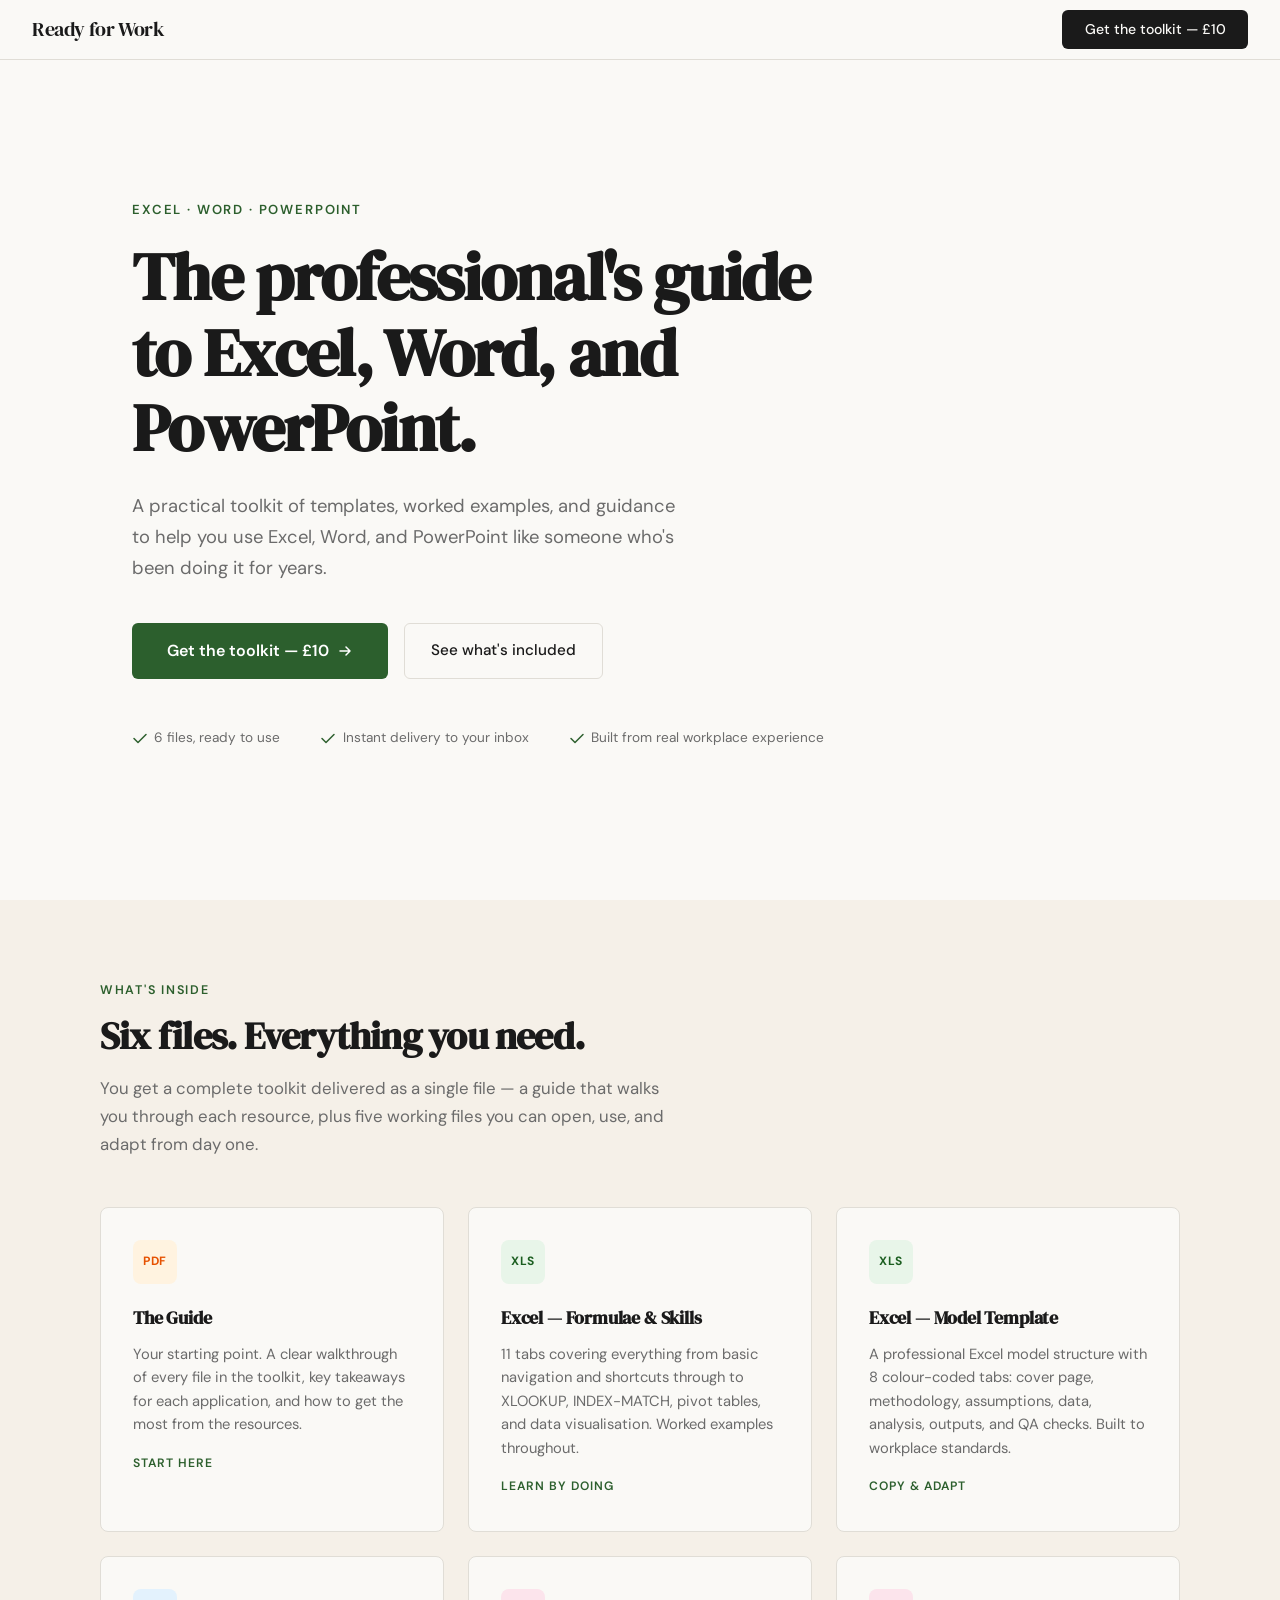
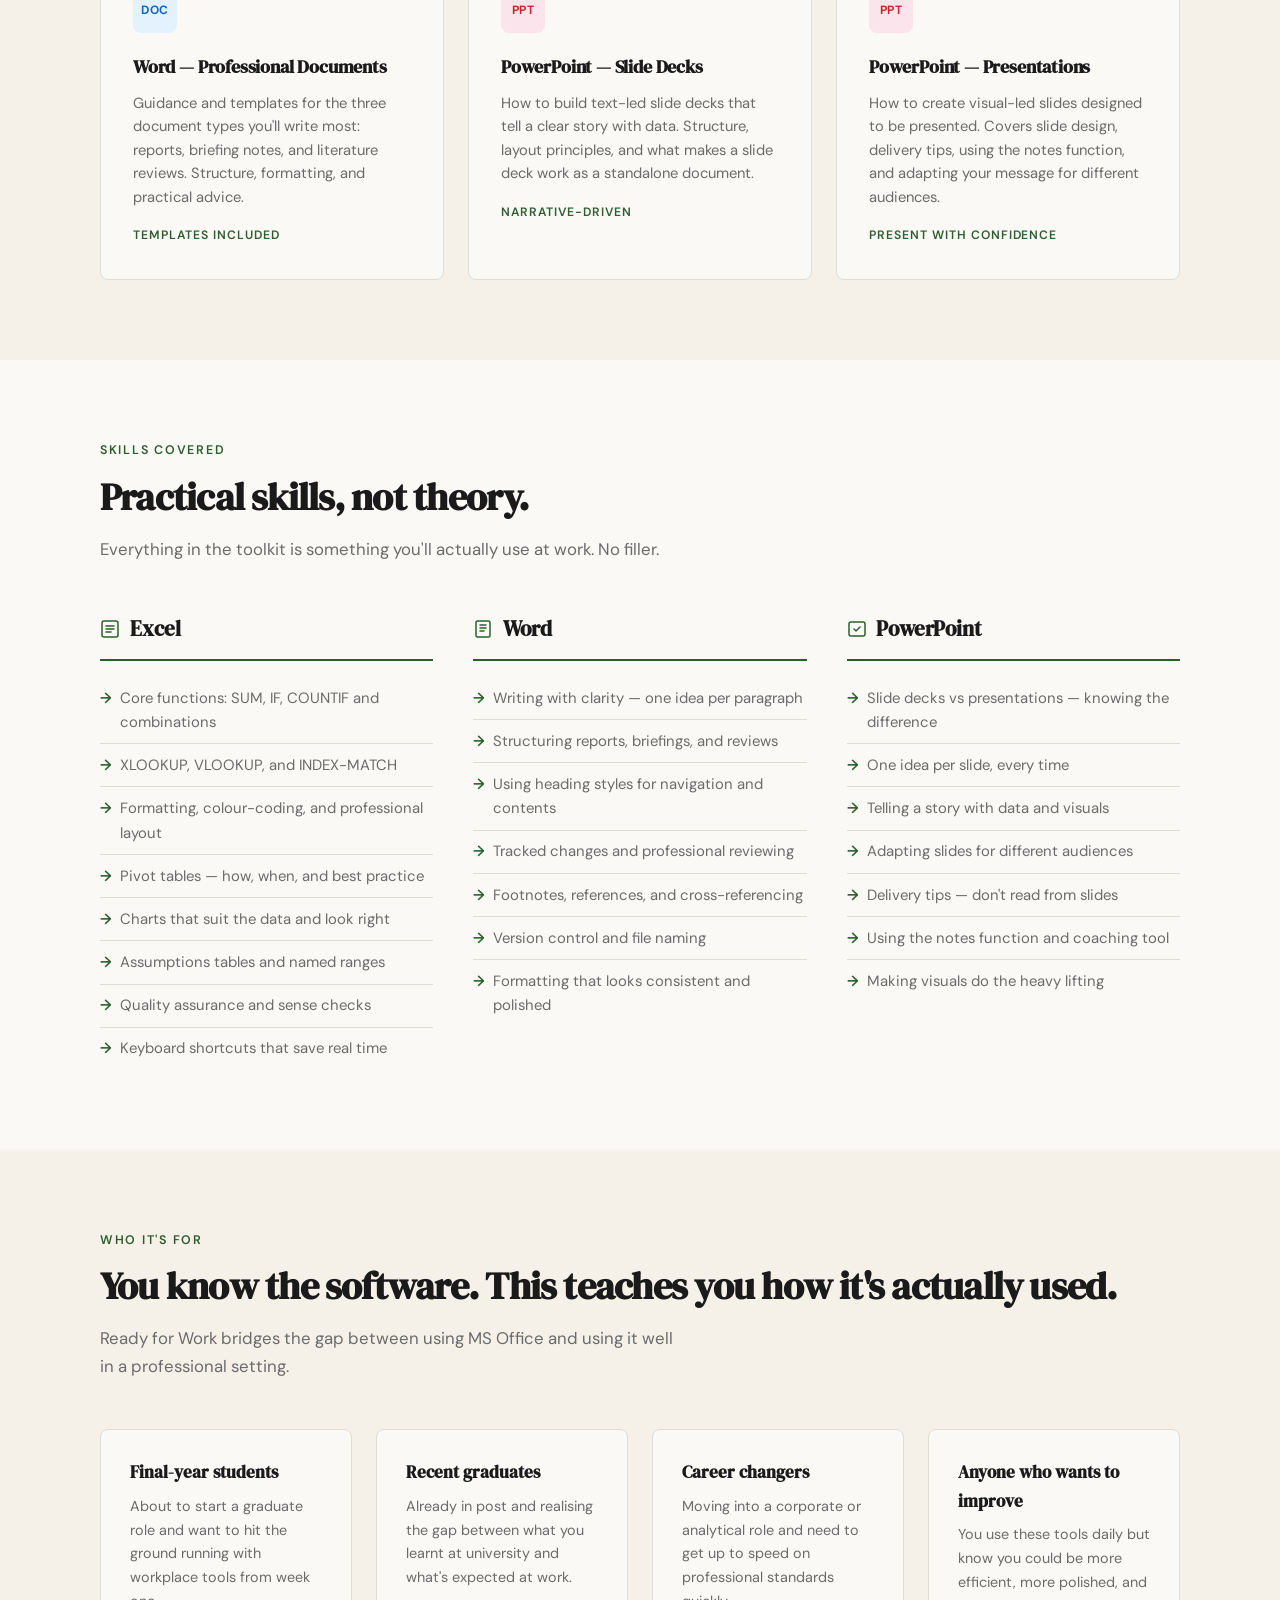
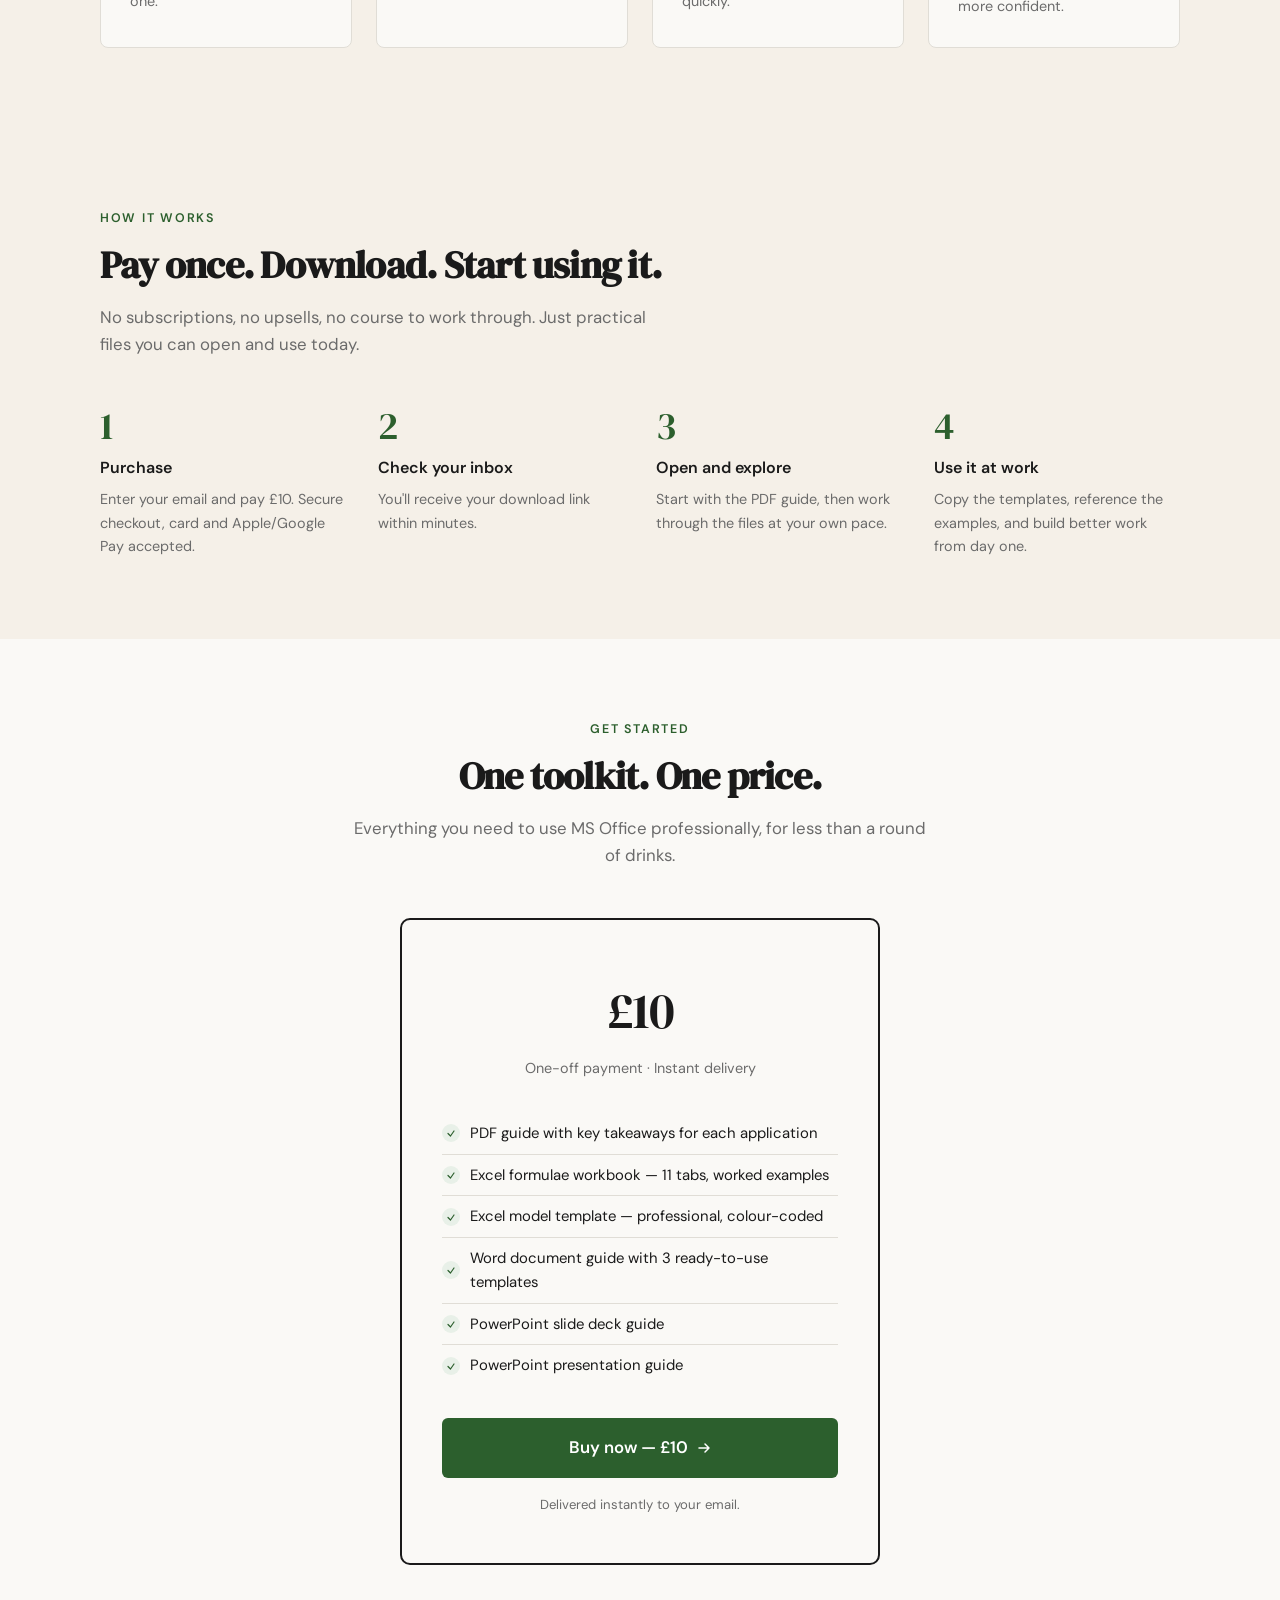
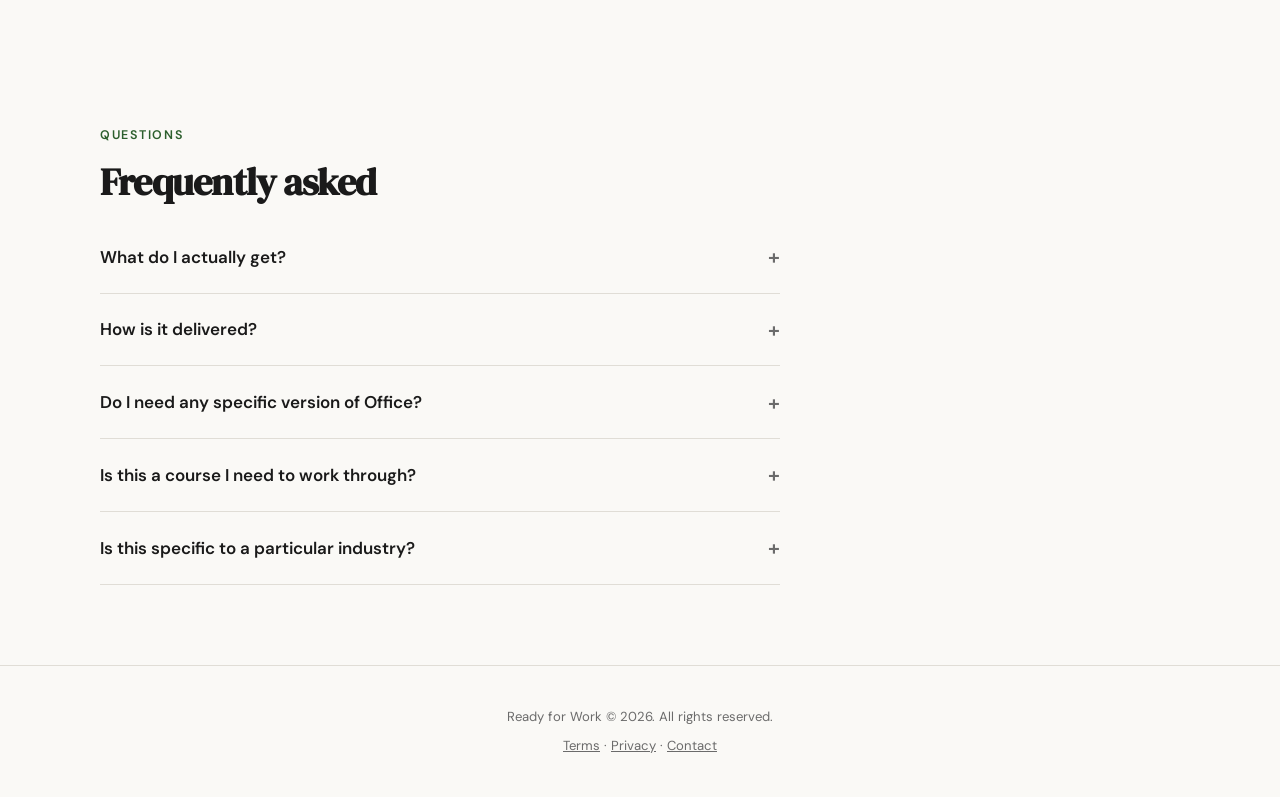
<file: index.html>
<!DOCTYPE html>
<html lang="en-GB">
<head>
<meta charset="UTF-8">
<meta name="viewport" content="width=device-width, initial-scale=1.0">
<title>Ready for Work — MS Office skills for the workplace</title>
<link rel="preconnect" href="https://fonts.googleapis.com">
<link href="https://fonts.googleapis.com/css2?family=DM+Serif+Display:ital@0;1&family=DM+Sans:ital,opsz,wght@0,9..40,300..700;1,9..40,300..700&display=swap" rel="stylesheet">
<style>
  :root {
    --ink: #1a1a1a;
    --paper: #faf9f6;
    --accent: #2c5f2d;
    --accent-light: #e8f0e8;
    --warm: #f5f0e8;
    --mid: #6b6b6b;
    --border: #e0ddd6;
    --radius: 6px;
  }

  * { margin: 0; padding: 0; box-sizing: border-box; }

  html { scroll-behavior: smooth; }

  body {
    font-family: 'DM Sans', -apple-system, sans-serif;
    color: var(--ink);
    background: var(--paper);
    line-height: 1.65;
    font-size: 17px;
    -webkit-font-smoothing: antialiased;
  }

  /* ── NAV ── */
  nav {
    position: fixed; top: 0; left: 0; right: 0;
    z-index: 100;
    background: rgba(250, 249, 246, 0.92);
    backdrop-filter: blur(12px);
    border-bottom: 1px solid var(--border);
    padding: 0 2rem;
    height: 60px;
    display: flex; align-items: center; justify-content: space-between;
  }
  .nav-brand {
    display: flex; align-items: center;
    text-decoration: none;
    font-family: 'DM Serif Display', serif;
    font-size: 1.25rem;
    color: var(--ink);
    letter-spacing: -0.02em;
  }
  .nav-cta {
    background: var(--ink);
    color: var(--paper);
    padding: 0.5rem 1.4rem;
    border-radius: var(--radius);
    text-decoration: none;
    font-size: 0.88rem;
    font-weight: 500;
    transition: background 0.2s;
  }
  .nav-cta:hover { background: var(--accent); }

  /* ── HERO ── */
  .hero {
    min-height: 100vh;
    display: flex; flex-direction: column; justify-content: center;
    padding: 7rem 2rem 4rem;
    max-width: 1080px;
    margin: 0 auto;
  }
  .hero-eyebrow {
    font-size: 0.82rem;
    text-transform: uppercase;
    letter-spacing: 0.14em;
    color: var(--accent);
    font-weight: 600;
    margin-bottom: 1.2rem;
  }
  .hero h1 {
    font-family: 'DM Serif Display', serif;
    font-size: clamp(2.6rem, 5.5vw, 4.2rem);
    line-height: 1.12;
    letter-spacing: -0.025em;
    color: var(--ink);
    max-width: 720px;
    margin-bottom: 1.6rem;
  }
  .hero-sub {
    font-size: 1.15rem;
    color: var(--mid);
    max-width: 560px;
    margin-bottom: 2.4rem;
    line-height: 1.7;
  }
  .hero-actions { display: flex; gap: 1rem; flex-wrap: wrap; align-items: center; }
  .btn-primary {
    background: var(--accent);
    color: #fff;
    padding: 0.9rem 2.2rem;
    border-radius: var(--radius);
    text-decoration: none;
    font-size: 1rem;
    font-weight: 600;
    border: none;
    cursor: pointer;
    transition: all 0.2s;
    display: inline-flex; align-items: center; gap: 0.5rem;
  }
  .btn-primary:hover { background: #234d24; transform: translateY(-1px); }
  .btn-secondary {
    color: var(--ink);
    text-decoration: none;
    font-size: 0.95rem;
    font-weight: 500;
    padding: 0.9rem 1.6rem;
    border: 1.5px solid var(--border);
    border-radius: var(--radius);
    transition: all 0.2s;
  }
  .btn-secondary:hover { border-color: var(--ink); }

  .hero-proof {
    margin-top: 3rem;
    display: flex; gap: 2.5rem; flex-wrap: wrap;
  }
  .proof-item {
    font-size: 0.85rem;
    color: var(--mid);
    display: flex; align-items: center; gap: 0.4rem;
  }
  .proof-item svg { flex-shrink: 0; }

  /* ── SECTION SHARED ── */
  section { padding: 5rem 2rem; }
  .container { max-width: 1080px; margin: 0 auto; }
  .section-label {
    font-size: 0.78rem;
    text-transform: uppercase;
    letter-spacing: 0.14em;
    color: var(--accent);
    font-weight: 600;
    margin-bottom: 0.8rem;
  }
  .section-title {
    font-family: 'DM Serif Display', serif;
    font-size: clamp(1.8rem, 3.5vw, 2.4rem);
    line-height: 1.2;
    letter-spacing: -0.02em;
    margin-bottom: 1rem;
  }
  .section-desc {
    color: var(--mid);
    max-width: 580px;
    margin-bottom: 3rem;
    font-size: 1.05rem;
  }

  /* ── WHAT'S INSIDE ── */
  .whats-inside { background: var(--warm); }
  .files-grid {
    display: grid;
    grid-template-columns: repeat(auto-fit, minmax(300px, 1fr));
    gap: 1.5rem;
  }
  .file-card {
    background: var(--paper);
    border: 1px solid var(--border);
    border-radius: 8px;
    padding: 2rem;
    transition: border-color 0.2s;
  }
  .file-card:hover { border-color: var(--accent); }
  .file-icon {
    width: 44px; height: 44px;
    border-radius: 8px;
    display: flex; align-items: center; justify-content: center;
    font-size: 0.75rem;
    font-weight: 700;
    margin-bottom: 1.2rem;
    letter-spacing: 0.03em;
  }
  .file-icon.excel { background: #e8f5e9; color: #1b5e20; }
  .file-icon.word { background: #e3f2fd; color: #1565c0; }
  .file-icon.pptx { background: #fce4ec; color: #c62828; }
  .file-icon.pdf { background: #fff3e0; color: #e65100; }
  .file-card h3 {
    font-family: 'DM Serif Display', serif;
    font-size: 1.15rem;
    margin-bottom: 0.6rem;
    letter-spacing: -0.01em;
  }
  .file-card p { font-size: 0.92rem; color: var(--mid); line-height: 1.6; }
  .file-tag {
    display: inline-block;
    margin-top: 1rem;
    font-size: 0.76rem;
    text-transform: uppercase;
    letter-spacing: 0.08em;
    color: var(--accent);
    font-weight: 600;
  }

  /* ── SKILLS BREAKDOWN ── */
  .skills-cols {
    display: grid;
    grid-template-columns: repeat(auto-fit, minmax(280px, 1fr));
    gap: 2.5rem;
  }
  .skill-col h3 {
    font-family: 'DM Serif Display', serif;
    font-size: 1.3rem;
    margin-bottom: 1rem;
    padding-bottom: 0.8rem;
    border-bottom: 2px solid var(--accent);
    display: flex; align-items: center; gap: 0.6rem;
  }
  .skill-col ul {
    list-style: none;
    padding: 0;
  }
  .skill-col li {
    padding: 0.55rem 0;
    font-size: 0.93rem;
    color: var(--mid);
    border-bottom: 1px solid var(--border);
    display: flex; align-items: flex-start; gap: 0.5rem;
  }
  .skill-col li:last-child { border-bottom: none; }
  .skill-col li::before {
    content: '→';
    color: var(--accent);
    font-weight: 600;
    flex-shrink: 0;
  }

  /* ── WHO IS THIS FOR ── */
  .audience { background: var(--warm); }
  .audience-grid {
    display: grid;
    grid-template-columns: repeat(auto-fit, minmax(240px, 1fr));
    gap: 1.5rem;
  }
  .audience-card {
    background: var(--paper);
    border: 1px solid var(--border);
    border-radius: 8px;
    padding: 1.8rem;
  }
  .audience-card h3 {
    font-family: 'DM Serif Display', serif;
    font-size: 1.08rem;
    margin-bottom: 0.5rem;
  }
  .audience-card p { font-size: 0.9rem; color: var(--mid); }

  /* ── PRICING ── */
  .pricing-section { text-align: center; }
  .price-box {
    max-width: 480px;
    margin: 0 auto;
    background: var(--paper);
    border: 2px solid var(--ink);
    border-radius: 10px;
    padding: 3rem 2.5rem;
  }
  .price-box .price {
    font-family: 'DM Serif Display', serif;
    font-size: 3.2rem;
    letter-spacing: -0.03em;
    margin-bottom: 0.3rem;
  }
  .price-box .price-note {
    font-size: 0.9rem;
    color: var(--mid);
    margin-bottom: 2rem;
  }
  .price-box .checklist {
    list-style: none;
    padding: 0;
    text-align: left;
    margin-bottom: 2rem;
  }
  .price-box .checklist li {
    padding: 0.5rem 0;
    font-size: 0.93rem;
    display: flex; align-items: center; gap: 0.6rem;
    border-bottom: 1px solid var(--border);
  }
  .price-box .checklist li:last-child { border-bottom: none; }
  .check-icon {
    width: 18px; height: 18px;
    background: var(--accent-light);
    border-radius: 50%;
    display: flex; align-items: center; justify-content: center;
    flex-shrink: 0;
  }
  .check-icon svg { width: 10px; height: 10px; }
  .price-box .btn-primary { width: 100%; justify-content: center; font-size: 1.05rem; padding: 1rem; }
  .guarantee {
    margin-top: 1rem;
    font-size: 0.82rem;
    color: var(--mid);
  }

  /* ── HOW IT WORKS ── */
  .how-it-works { background: var(--warm); }
  .steps {
    display: grid;
    grid-template-columns: repeat(auto-fit, minmax(220px, 1fr));
    gap: 2rem;
    counter-reset: step;
  }
  .step {
    counter-increment: step;
    padding: 0;
  }
  .step::before {
    content: counter(step);
    font-family: 'DM Serif Display', serif;
    font-size: 2.4rem;
    color: var(--accent);
    display: block;
    margin-bottom: 0.6rem;
    line-height: 1;
  }
  .step h3 {
    font-size: 1rem;
    font-weight: 600;
    margin-bottom: 0.4rem;
  }
  .step p { font-size: 0.9rem; color: var(--mid); }

  /* ── FAQ ── */
  .faq-list { max-width: 680px; }
  .faq-item {
    border-bottom: 1px solid var(--border);
    padding: 1.4rem 0;
  }
  .faq-q {
    font-weight: 600;
    font-size: 1rem;
    cursor: pointer;
    display: flex; justify-content: space-between; align-items: center;
    background: none; border: none; width: 100%; text-align: left;
    font-family: inherit; font-size: inherit; color: inherit;
    padding: 0;
  }
  .faq-q::after { content: '+'; font-size: 1.3rem; color: var(--mid); transition: transform 0.2s; }
  .faq-item.open .faq-q::after { content: '−'; }
  .faq-a {
    max-height: 0;
    overflow: hidden;
    transition: max-height 0.3s ease, padding 0.3s ease;
    color: var(--mid);
    font-size: 0.93rem;
    line-height: 1.65;
  }
  .faq-item.open .faq-a { max-height: 200px; padding-top: 0.8rem; }

  /* ── FOOTER ── */
  footer {
    border-top: 1px solid var(--border);
    padding: 2.5rem 2rem;
    text-align: center;
    font-size: 0.82rem;
    color: var(--mid);
  }
  footer a { color: var(--mid); }

  /* ── RESPONSIVE ── */
  @media (max-width: 640px) {
    section { padding: 3.5rem 1.4rem; }
    .hero { padding: 6rem 1.4rem 3rem; }
    .hero-proof { gap: 1.5rem; }
    .price-box { padding: 2rem 1.5rem; }
  }

  /* ── ANIMATIONS ── */
  .fade-in {
    opacity: 0;
    transform: translateY(20px);
    transition: opacity 0.6s ease, transform 0.6s ease;
  }
  .fade-in.visible {
    opacity: 1;
    transform: translateY(0);
  }
</style>
</head>
<body>

<!-- NAV -->
<nav>
  <a href="#" class="nav-brand">Ready for Work</a>
  <a href="https://sowl.co/p/5pjNp" class="nav-cta">Get the toolkit — £10</a>
</nav>

<!-- HERO -->
<div class="hero">
  <div class="hero-eyebrow">Excel · Word · PowerPoint</div>
  <h1>The professional's guide to Excel, Word, and PowerPoint.</h1>
  <p class="hero-sub">A practical toolkit of templates, worked examples, and guidance to help you use Excel, Word, and PowerPoint like someone who's been doing it for years.</p>
  <div class="hero-actions">
    <a href="https://sowl.co/p/5pjNp" class="btn-primary">
      Get the toolkit — £10
      <svg width="16" height="16" viewBox="0 0 16 16" fill="none"><path d="M3 8h10m0 0L9 4m4 4L9 12" stroke="currentColor" stroke-width="1.5" stroke-linecap="round" stroke-linejoin="round"/></svg>
    </a>
    <a href="#whats-inside" class="btn-secondary">See what's included</a>
  </div>
  <div class="hero-proof">
    <div class="proof-item">
      <svg width="16" height="16" viewBox="0 0 16 16" fill="none"><path d="M2 8.5l4 4 8-8" stroke="#2c5f2d" stroke-width="1.5" stroke-linecap="round" stroke-linejoin="round"/></svg>
      6 files, ready to use
    </div>
    <div class="proof-item">
      <svg width="16" height="16" viewBox="0 0 16 16" fill="none"><path d="M2 8.5l4 4 8-8" stroke="#2c5f2d" stroke-width="1.5" stroke-linecap="round" stroke-linejoin="round"/></svg>
      Instant delivery to your inbox
    </div>
    <div class="proof-item">
      <svg width="16" height="16" viewBox="0 0 16 16" fill="none"><path d="M2 8.5l4 4 8-8" stroke="#2c5f2d" stroke-width="1.5" stroke-linecap="round" stroke-linejoin="round"/></svg>
      Built from real workplace experience
    </div>
  </div>
</div>

<!-- WHAT'S INSIDE -->
<section class="whats-inside" id="whats-inside">
  <div class="container fade-in">
    <div class="section-label">What's inside</div>
    <h2 class="section-title">Six files. Everything you need.</h2>
    <p class="section-desc">You get a complete toolkit delivered as a single file — a guide that walks you through each resource, plus five working files you can open, use, and adapt from day one.</p>
    <div class="files-grid">
      <div class="file-card">
        <div class="file-icon pdf">PDF</div>
        <h3>The Guide</h3>
        <p>Your starting point. A clear walkthrough of every file in the toolkit, key takeaways for each application, and how to get the most from the resources.</p>
        <span class="file-tag">Start here</span>
      </div>
      <div class="file-card">
        <div class="file-icon excel">XLS</div>
        <h3>Excel — Formulae &amp; Skills</h3>
        <p>11 tabs covering everything from basic navigation and shortcuts through to XLOOKUP, INDEX-MATCH, pivot tables, and data visualisation. Worked examples throughout.</p>
        <span class="file-tag">Learn by doing</span>
      </div>
      <div class="file-card">
        <div class="file-icon excel">XLS</div>
        <h3>Excel — Model Template</h3>
        <p>A professional Excel model structure with 8 colour-coded tabs: cover page, methodology, assumptions, data, analysis, outputs, and QA checks. Built to workplace standards.</p>
        <span class="file-tag">Copy &amp; adapt</span>
      </div>
      <div class="file-card">
        <div class="file-icon word">DOC</div>
        <h3>Word — Professional Documents</h3>
        <p>Guidance and templates for the three document types you'll write most: reports, briefing notes, and literature reviews. Structure, formatting, and practical advice.</p>
        <span class="file-tag">Templates included</span>
      </div>
      <div class="file-card">
        <div class="file-icon pptx">PPT</div>
        <h3>PowerPoint — Slide Decks</h3>
        <p>How to build text-led slide decks that tell a clear story with data. Structure, layout principles, and what makes a slide deck work as a standalone document.</p>
        <span class="file-tag">Narrative-driven</span>
      </div>
      <div class="file-card">
        <div class="file-icon pptx">PPT</div>
        <h3>PowerPoint — Presentations</h3>
        <p>How to create visual-led slides designed to be presented. Covers slide design, delivery tips, using the notes function, and adapting your message for different audiences.</p>
        <span class="file-tag">Present with confidence</span>
      </div>
    </div>
  </div>
</section>

<!-- SKILLS BREAKDOWN -->
<section id="skills">
  <div class="container fade-in">
    <div class="section-label">Skills covered</div>
    <h2 class="section-title">Practical skills, not theory.</h2>
    <p class="section-desc">Everything in the toolkit is something you'll actually use at work. No filler.</p>
    <div class="skills-cols">
      <div class="skill-col">
        <h3>
          <svg width="20" height="20" viewBox="0 0 20 20" fill="none"><rect x="2" y="2" width="16" height="16" rx="2" stroke="#2c5f2d" stroke-width="1.5"/><path d="M6 7h8M6 10h8M6 13h5" stroke="#2c5f2d" stroke-width="1.5" stroke-linecap="round"/></svg>
          Excel
        </h3>
        <ul>
          <li>Core functions: SUM, IF, COUNTIF and combinations</li>
          <li>XLOOKUP, VLOOKUP, and INDEX-MATCH</li>
          <li>Formatting, colour-coding, and professional layout</li>
          <li>Pivot tables — how, when, and best practice</li>
          <li>Charts that suit the data and look right</li>
          <li>Assumptions tables and named ranges</li>
          <li>Quality assurance and sense checks</li>
          <li>Keyboard shortcuts that save real time</li>
        </ul>
      </div>
      <div class="skill-col">
        <h3>
          <svg width="20" height="20" viewBox="0 0 20 20" fill="none"><rect x="3" y="2" width="14" height="16" rx="1.5" stroke="#2c5f2d" stroke-width="1.5"/><path d="M7 6h6M7 9h6M7 12h4" stroke="#2c5f2d" stroke-width="1.5" stroke-linecap="round"/></svg>
          Word
        </h3>
        <ul>
          <li>Writing with clarity — one idea per paragraph</li>
          <li>Structuring reports, briefings, and reviews</li>
          <li>Using heading styles for navigation and contents</li>
          <li>Tracked changes and professional reviewing</li>
          <li>Footnotes, references, and cross-referencing</li>
          <li>Version control and file naming</li>
          <li>Formatting that looks consistent and polished</li>
        </ul>
      </div>
      <div class="skill-col">
        <h3>
          <svg width="20" height="20" viewBox="0 0 20 20" fill="none"><rect x="2" y="3" width="16" height="14" rx="2" stroke="#2c5f2d" stroke-width="1.5"/><path d="M7 10l2 2 4-4" stroke="#2c5f2d" stroke-width="1.5" stroke-linecap="round" stroke-linejoin="round"/></svg>
          PowerPoint
        </h3>
        <ul>
          <li>Slide decks vs presentations — knowing the difference</li>
          <li>One idea per slide, every time</li>
          <li>Telling a story with data and visuals</li>
          <li>Adapting slides for different audiences</li>
          <li>Delivery tips — don't read from slides</li>
          <li>Using the notes function and coaching tool</li>
          <li>Making visuals do the heavy lifting</li>
        </ul>
      </div>
    </div>
  </div>
</section>

<!-- WHO IS THIS FOR -->
<section class="audience" id="audience">
  <div class="container fade-in">
    <div class="section-label">Who it's for</div>
    <h2 class="section-title">You know the software. This teaches you how it's actually used.</h2>
    <p class="section-desc">Ready for Work bridges the gap between using MS Office and using it well in a professional setting.</p>
    <div class="audience-grid">
      <div class="audience-card">
        <h3>Final-year students</h3>
        <p>About to start a graduate role and want to hit the ground running with workplace tools from week one.</p>
      </div>
      <div class="audience-card">
        <h3>Recent graduates</h3>
        <p>Already in post and realising the gap between what you learnt at university and what's expected at work.</p>
      </div>
      <div class="audience-card">
        <h3>Career changers</h3>
        <p>Moving into a corporate or analytical role and need to get up to speed on professional standards quickly.</p>
      </div>
      <div class="audience-card">
        <h3>Anyone who wants to improve</h3>
        <p>You use these tools daily but know you could be more efficient, more polished, and more confident.</p>
      </div>
    </div>
  </div>
</section>

<!-- HOW IT WORKS -->
<section class="how-it-works">
  <div class="container fade-in">
    <div class="section-label">How it works</div>
    <h2 class="section-title">Pay once. Download. Start using it.</h2>
    <p class="section-desc">No subscriptions, no upsells, no course to work through. Just practical files you can open and use today.</p>
    <div class="steps">
      <div class="step">
        <h3>Purchase</h3>
        <p>Enter your email and pay £10. Secure checkout, card and Apple/Google Pay accepted.</p>
      </div>
      <div class="step">
        <h3>Check your inbox</h3>
        <p>You'll receive your download link within minutes.</p>
      </div>
      <div class="step">
        <h3>Open and explore</h3>
        <p>Start with the PDF guide, then work through the files at your own pace.</p>
      </div>
      <div class="step">
        <h3>Use it at work</h3>
        <p>Copy the templates, reference the examples, and build better work from day one.</p>
      </div>
    </div>
  </div>
</section>

<!-- PRICING -->
<section class="pricing-section" id="pricing">
  <div class="container fade-in">
    <div class="section-label">Get started</div>
    <h2 class="section-title">One toolkit. One price.</h2>
    <p class="section-desc" style="margin-left:auto; margin-right:auto;">Everything you need to use MS Office professionally, for less than a round of drinks.</p>
    <div class="price-box">
      <div class="price">£10</div>
      <div class="price-note">One-off payment · Instant delivery</div>
      <ul class="checklist">
        <li>
          <span class="check-icon"><svg viewBox="0 0 10 10" fill="none"><path d="M2 5.5l2.5 2.5L8 3" stroke="#2c5f2d" stroke-width="1.2" stroke-linecap="round" stroke-linejoin="round"/></svg></span>
          PDF guide with key takeaways for each application
        </li>
        <li>
          <span class="check-icon"><svg viewBox="0 0 10 10" fill="none"><path d="M2 5.5l2.5 2.5L8 3" stroke="#2c5f2d" stroke-width="1.2" stroke-linecap="round" stroke-linejoin="round"/></svg></span>
          Excel formulae workbook — 11 tabs, worked examples
        </li>
        <li>
          <span class="check-icon"><svg viewBox="0 0 10 10" fill="none"><path d="M2 5.5l2.5 2.5L8 3" stroke="#2c5f2d" stroke-width="1.2" stroke-linecap="round" stroke-linejoin="round"/></svg></span>
          Excel model template — professional, colour-coded
        </li>
        <li>
          <span class="check-icon"><svg viewBox="0 0 10 10" fill="none"><path d="M2 5.5l2.5 2.5L8 3" stroke="#2c5f2d" stroke-width="1.2" stroke-linecap="round" stroke-linejoin="round"/></svg></span>
          Word document guide with 3 ready-to-use templates
        </li>
        <li>
          <span class="check-icon"><svg viewBox="0 0 10 10" fill="none"><path d="M2 5.5l2.5 2.5L8 3" stroke="#2c5f2d" stroke-width="1.2" stroke-linecap="round" stroke-linejoin="round"/></svg></span>
          PowerPoint slide deck guide
        </li>
        <li>
          <span class="check-icon"><svg viewBox="0 0 10 10" fill="none"><path d="M2 5.5l2.5 2.5L8 3" stroke="#2c5f2d" stroke-width="1.2" stroke-linecap="round" stroke-linejoin="round"/></svg></span>
          PowerPoint presentation guide
        </li>
      </ul>
      <a href="https://sowl.co/p/5pjNp" class="btn-primary" id="buy-btn">
        Buy now — £10
        <svg width="16" height="16" viewBox="0 0 16 16" fill="none"><path d="M3 8h10m0 0L9 4m4 4L9 12" stroke="currentColor" stroke-width="1.5" stroke-linecap="round" stroke-linejoin="round"/></svg>
      </a>
      <p class="guarantee">Delivered instantly to your email.</p>
    </div>
  </div>
</section>

<!-- FAQ -->
<section id="faq">
  <div class="container fade-in">
    <div class="section-label">Questions</div>
    <h2 class="section-title">Frequently asked</h2>
    <div class="faq-list">
      <div class="faq-item">
        <button class="faq-q">What do I actually get?</button>
        <div class="faq-a">Six files: a PDF guide, two Excel workbooks (one for formulae and skills, one model template), a Word document guide, and two PowerPoint files (one for slide decks, one for presentations). All are real, working files you can open and use immediately.</div>
      </div>
      <div class="faq-item">
        <button class="faq-q">How is it delivered?</button>
        <div class="faq-a">After payment, a download link is sent directly to the email address you provide. It arrives within minutes.</div>
      </div>
      <div class="faq-item">
        <button class="faq-q">Do I need any specific version of Office?</button>
        <div class="faq-a">The files work with Microsoft Office 2016 and later, including Microsoft 365. Most features also work in recent versions of Google Sheets, Docs, and Slides, though some Excel-specific functions may differ.</div>
      </div>
      <div class="faq-item">
        <button class="faq-q">Is this a course I need to work through?</button>
        <div class="faq-a">No. It's a toolkit. You can work through it in order or jump to the parts you need. The PDF guide suggests a path, but there's no schedule or modules to complete. Use what's useful, when it's useful.</div>
      </div>
      <div class="faq-item">
        <button class="faq-q">Is this specific to a particular industry?</button>
        <div class="faq-a">No. The skills and templates are designed to work across sectors. Whether you're heading into finance, consulting, the civil service, charity work, or anything else that uses MS Office, the content applies.</div>
      </div>
    </div>
  </div>
</section>

<!-- FOOTER -->
<footer>
  <p>Ready for Work © 2026. All rights reserved.</p>
  <p style="margin-top: 0.5rem;"><a href="#">Terms</a> · <a href="#">Privacy</a> · <a href="mailto:hello@readyforwork.uk">Contact</a></p>
</footer>

<script>
  // FAQ toggle
  document.querySelectorAll('.faq-q').forEach(btn => {
    btn.addEventListener('click', () => {
      const item = btn.parentElement;
      item.classList.toggle('open');
    });
  });

  // Scroll reveal
  const observer = new IntersectionObserver((entries) => {
    entries.forEach(entry => {
      if (entry.isIntersecting) {
        entry.target.classList.add('visible');
      }
    });
  }, { threshold: 0.1 });

  document.querySelectorAll('.fade-in').forEach(el => observer.observe(el));
</script>
</body>
</html>
</file>
